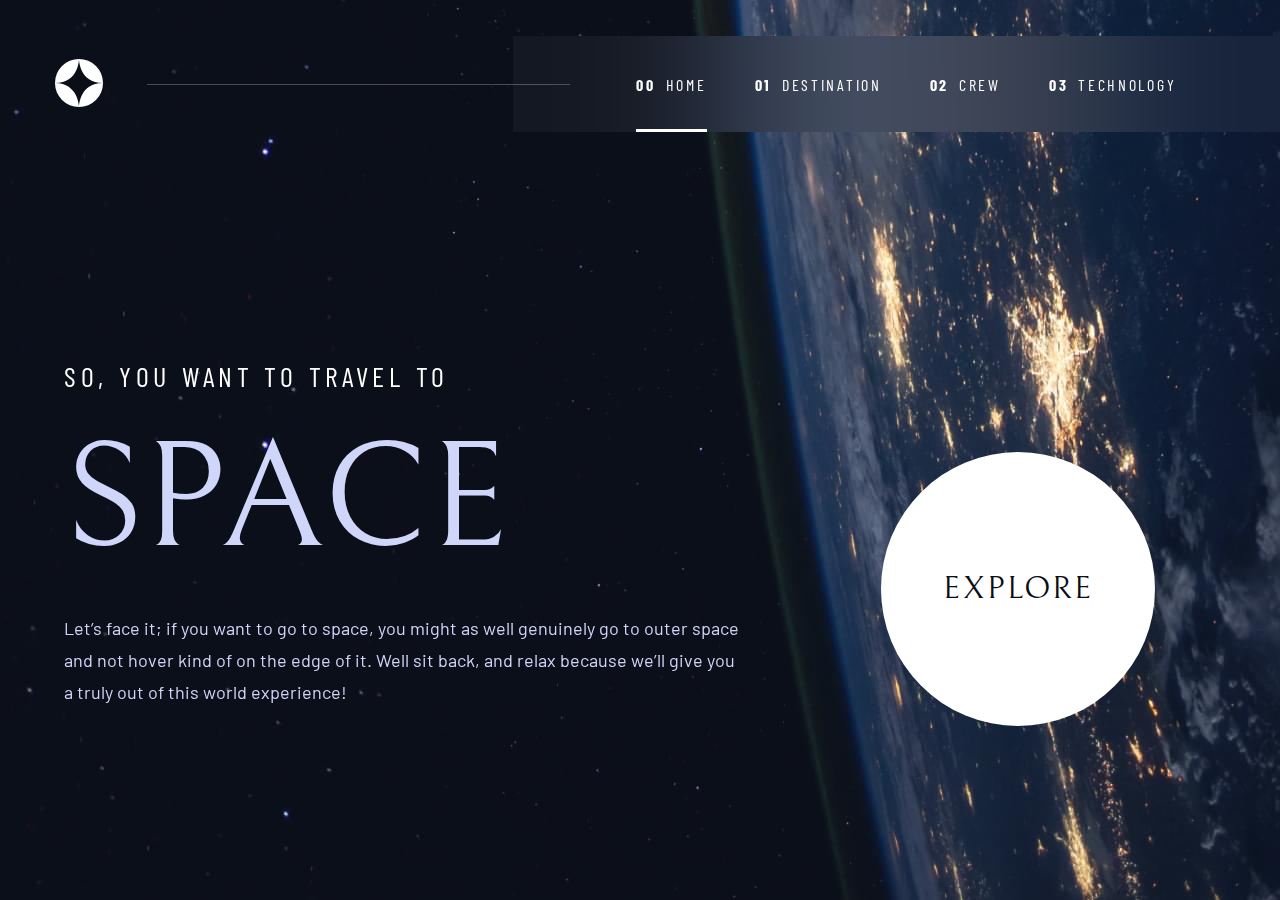
<file: index.html>
<!DOCTYPE html>
<html lang="en">
<head>
	<meta charset="UTF-8">
	<meta http-equiv="X-UA-Compatible" content="IE=edge">
	<meta name="viewport" content="width=device-width, initial-scale=1.0">
	<title>Space tourism website</title>
	<link rel="icon" href="favicon.svg" type="image/svg+xml">
	<link rel="stylesheet" href="css/style.min.css">
</head>
<body>
	<div class="background"></div>
	<header class="header">
		<div class="header__logo">
			<a href="./index.html">
				<img src="icons/logo.svg" width="48" height="48" alt="">
			</a>			
		</div>
		<div class="header__nav-wrap">
			<nav>
				<ul>
					<li class="active"><a href="./index.html"><span>00</span>HOME</a></li>
					<li><a href="./destination.html"><span>01</span>DESTINATION</a></li>
					<li><a href="./crew.html"><span>02</span>CREW</a></li>
					<li><a href="./technology.html"><span>03</span>TECHNOLOGY</a></li>
				</ul>
			</nav>
			<div class="hamburger">
				<span></span>
				<span></span>
				<span></span>
			</div>
		</div>
	</header>
	<main class="main home">	
		<div class="main__left">		
			<h2>SO, YOU WANT TO TRAVEL TO</h2>
			<h1>SPACE</h1>
			<p>Let’s face it; if you want to go to space, you might as well genuinely go to outer space and not hover kind of on the edge of it. Well sit back, and relax because we’ll give you a truly out of this world experience!</p>
		</div>
		<div class="main__right">			
			<a href="./destination.html"><div class="main_btn-explore">EXPLORE</div></a>
		</div>
	</main>
	
	<script src="js/script.js"></script>
	<!-- Let’s face it; if you want to go to space, you might as well genuinely go to outer space and not hover kind of on the edge of it. Well sit back, and relax because we’ll give you a truly out of this world experience! -->
</body>
</html>
</file>
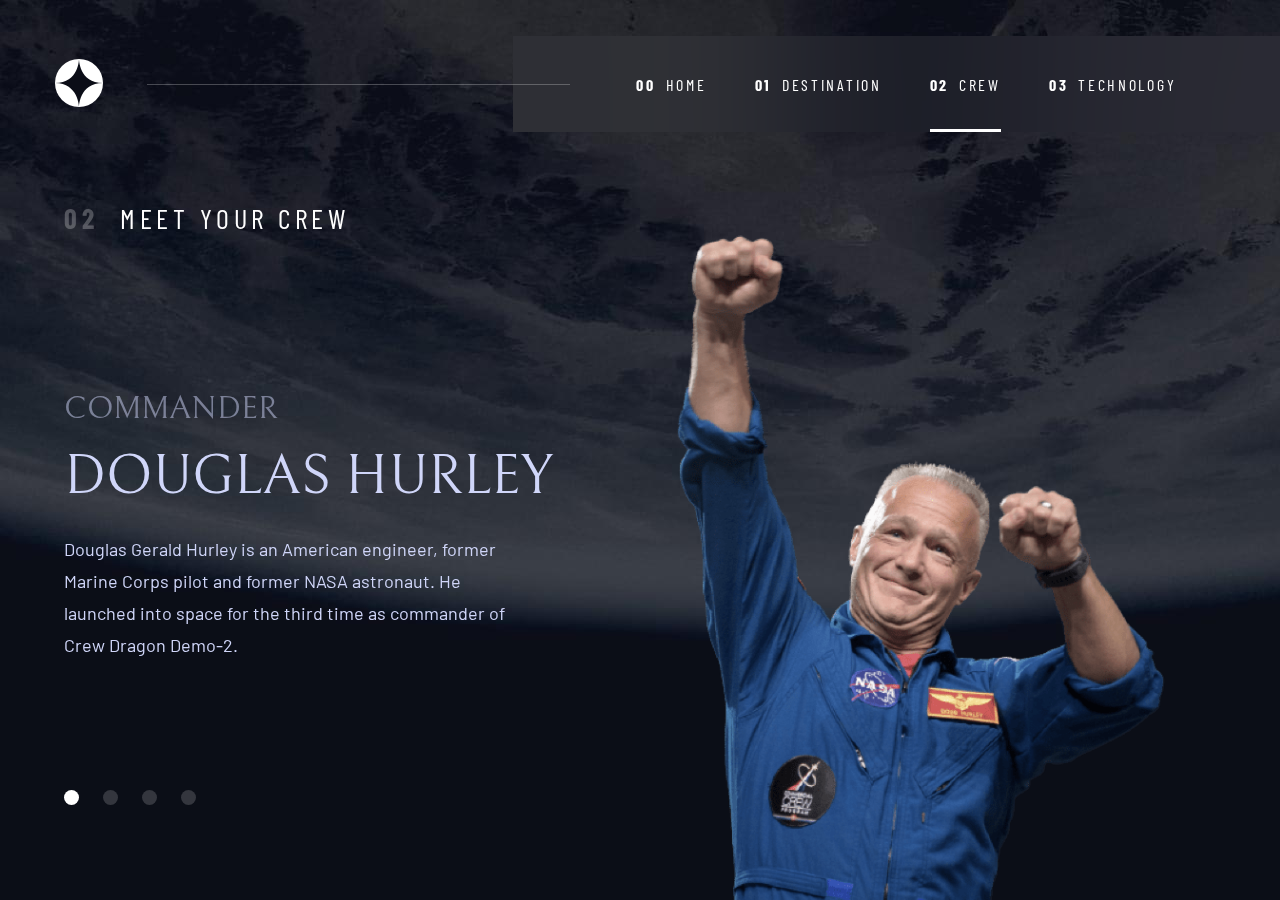
<file: crew.html>
<!DOCTYPE html>
<html lang="en">
<head>
	<meta charset="UTF-8">
	<meta http-equiv="X-UA-Compatible" content="IE=edge">
	<meta name="viewport" content="width=device-width, initial-scale=1.0">
	<title>Space tourism website</title>
	<link rel="icon" href="favicon.svg" type="image/svg+xml">
	<link rel="stylesheet" href="css/style.min.css">
</head>
<body>
	<div class="background crew"></div>
	<header class="header">
		<div class="header__logo">
			<a href="./index.html">
				<img src="icons/logo.svg" width="48" height="48" alt="">
			</a>
		</div>
		<div class="header__nav-wrap">
			<nav>
				<ul>
					<li><a href="./index.html"><span>00</span>HOME</a></li>
					<li><a href="./destination.html"><span>01</span>DESTINATION</a></li>
					<li class="active"><a href="./crew.html"><span>02</span>CREW</a></li>
					<li><a href="./technology.html"><span>03</span>TECHNOLOGY</a></li>
				</ul>
			</nav>
			<div class="hamburger">
				<span></span>
				<span></span>
				<span></span>
			</div>
		</div>
	</header>
	<main class="main crew">	
		<div class="main__left show-mobile">	
			<h2><span>02</span>Meet your crew</h2>
		</div>
		<div class="main__left">	
			<h2 class="hide-mobile"><span>02</span>Meet your crew</h2>
			<div class="tabs-content">
				<div class="tab-content active" data-tab-content="1">				
					<h3>Commander </h3>
					<h1>Douglas Hurley</h1>
					<p>Douglas Gerald Hurley is an American engineer, former Marine Corps&nbsp;pilot and former NASA astronaut. He launched into space for the third time as commander of Crew Dragon Demo-2.</p>
				</div>	
				<div class="tab-content mission-specialist" data-tab-content="2">
					<h3>Mission Specialist</h3>
					<h1>MARK SHUTTLEWORTH</h1>
					<p>Mark Richard Shuttleworth is the founder and CEO of Canonical, the company behind the Linux-based Ubuntu operating system. Shuttleworth became the first South African to travel to space as a space tourist.</p>
				</div>
				<div class="tab-content" data-tab-content="3">
					<h3>PILOT</h3>
					<h1>Victor Glover</h1>
					<p>Pilot on the first operational flight of the SpaceX Crew Dragon to the International Space Station. Glover is a commander in the U.S. Navy where he pilots an F/A-18.He was a crew member of Expedition 64, and served as a station systems flight engineer. </p>
				</div>
				<div class="tab-content" data-tab-content="4">
					<h3>Flight Engineer</h3>
					<h1>Anousheh Ansari</h1>
					<p>Anousheh Ansari is an Iranian American engineer and co-&nbsp;founder of Prodea Systems. Ansari was the fourth self-funded space tourist, the first self-funded woman to fly to the ISS, and the first Iranian in space. </p>
				</div>
			</div>
				

			<div class="main__left-tabs tabs-btns">
				<ul>
					<li class="active" data-tab="1"></li>
					<li data-tab="2"></li>
					<li data-tab="3"></li>
					<li data-tab="4"></li>
				</ul>
			</div>
		</div>
		<div class="main__right tabs-imgs">	
			<div class="tab-img active comander" data-tab-content="1">
				<img src="./img/crew/image-douglas-hurley.png" alt="">
			</div>	
			<div class="tab-img mission-specialist" data-tab-content="2">
				<img src="./img/crew/image-mark-shuttleworth.png" alt="">
			</div>	
			<div class="tab-img pilot" data-tab-content="3">
				<img src="./img/crew/image-victor-glover.png" alt="">
			</div>
			<div class="tab-img flight-engineer" data-tab-content="4">
				<img src="./img/crew/image-anousheh-ansari.png" alt="">
			</div>
		</div>
	</main>
	
	<script src="js/script.js"></script>
	<!-- Let’s face it; if you want to go to space, you might as well genuinely go to outer space and not hover kind of on the edge of it. Well sit back, and relax because we’ll give you a truly out of this world experience! -->
</body>
</html>
</file>
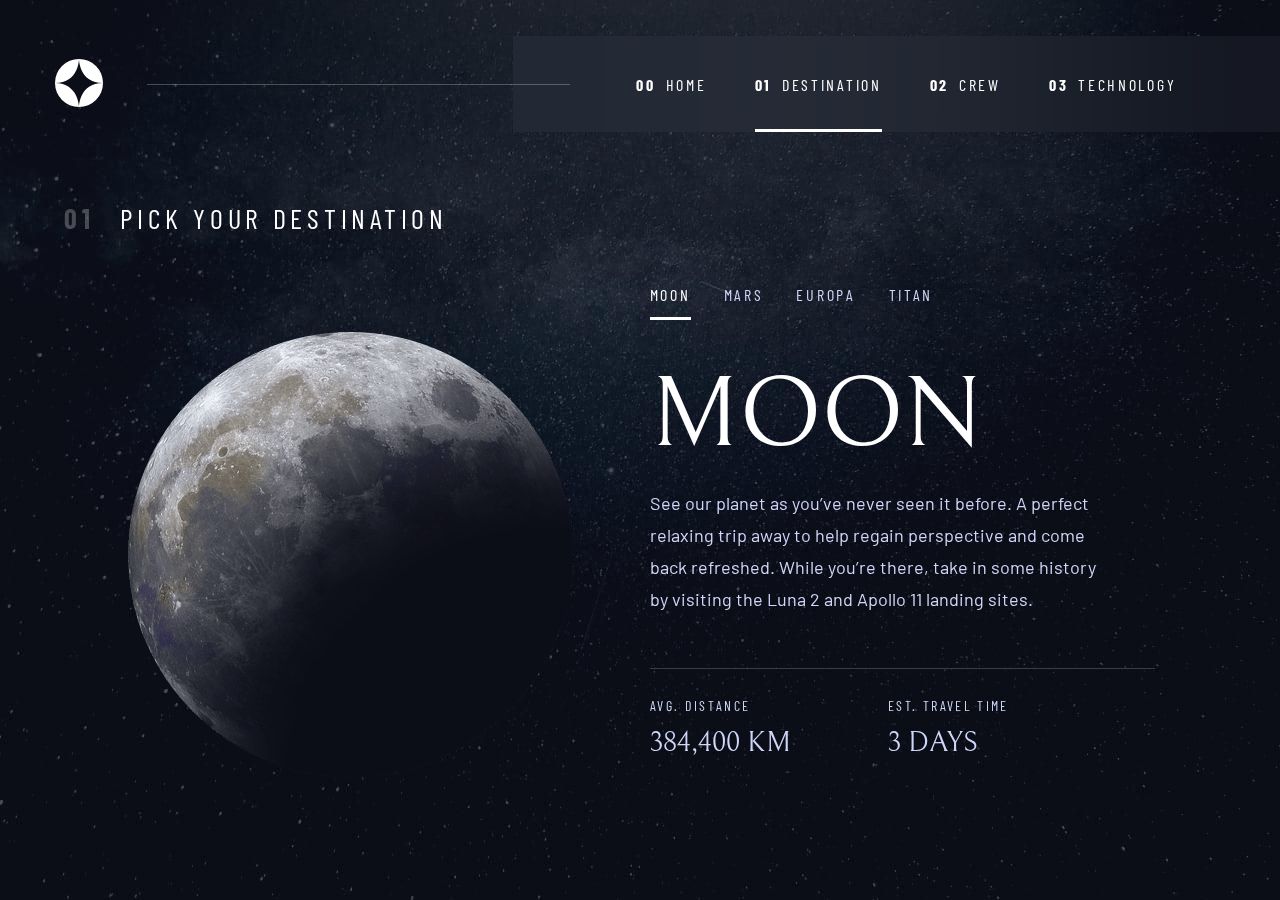
<file: destination.html>
<!DOCTYPE html>
<html lang="en">

<head>
	<meta charset="UTF-8">
	<meta http-equiv="X-UA-Compatible" content="IE=edge">
	<meta name="viewport" content="width=device-width, initial-scale=1.0">
	<title>Space tourism website</title>
	<link rel="icon" href="favicon.svg" type="image/svg+xml">
	<link rel="stylesheet" href="css/style.min.css">
</head>

<body>
	<div class="background destination"></div>
	<header class="header">
		<div class="header__logo">
			<a href="./index.html">
				<img src="icons/logo.svg" width="48" height="48" alt="">
			</a>
		</div>
		<div class="header__nav-wrap">
			<nav>
				<ul>
					<li><a href="./index.html"><span>00</span>HOME</a></li>
					<li class="active"><a href="./destination.html"><span>01</span>DESTINATION</a></li>
					<li><a href="./crew.html"><span>02</span>CREW</a></li>
					<li><a href="./technology.html"><span>03</span>TECHNOLOGY</a></li>
				</ul>
			</nav>
			<div class="hamburger">
				<span></span>
				<span></span>
				<span></span>
			</div>
		</div>
	</header>
	<main class="main">
		<div class="main__left">
			<h2><span>01</span>Pick your destination</h2>
			<div class="tabs-imgs">
				<div class="main__planet tab-img active" data-tab-content="1">
					<img src="img/destination/image-moon.png" width="445" height="445" alt="">
				</div>
				<div class="main__planet tab-img" data-tab-content="2">
					<img src="img/destination/image-mars.png" width="445" height="445" alt="">
				</div>
				<div class="main__planet tab-img" data-tab-content="3">
					<img src="img/destination/image-europa.png" width="445" height="445" alt="">
				</div>
				<div class="main__planet tab-img" data-tab-content="4">
					<img src="img/destination/image-titan.png" width="445" height="445" alt="">
				</div>
			</div>			
		</div>
		<div class="main__right tabs-content">
			<div class="main__planet-tabs tabs-btns">
				<ul>
					<li class="active" data-tab="1">Moon</li>
					<li data-tab="2">Mars</li>
					<li data-tab="3">Europa</li>
					<li data-tab="4">Titan</li>
				</ul>
			</div>
			<div class="main__planet-text tab-content active" data-tab-content="1">
				<h2>Moon</h2>
				<p>See our planet as you’ve never seen it before. A perfect relaxing trip away to help
					regain perspective and come back&nbsp;refreshed. While you’re there, take in some history
					by&nbsp;visiting the Luna 2 and Apollo 11 landing sites.</p>
				<div class="main__planet-footer">
					<div class="main__planet-distance">
						<span>Avg. distance</span>
						384,400 km
					</div>
					<div class="main__planet-time">
						<span>Est. travel time</span>
						3 days
					</div>
				</div>
			</div>
			<div class="main__planet-text tab-content" data-tab-content="2">
				<h2>MARS</h2>
				<p>Don’t forget to pack your hiking boots. You’ll need them to tackle Olympus Mons, the tallest planetary mountain in our solar system. It’s two and a half times the size of Everest!</p>
				<div class="main__planet-footer">
					<div class="main__planet-distance">
						<span>Avg. distance</span>
						225 MIL. km
					</div>
					<div class="main__planet-time">
						<span>Est. travel time</span>
						9 months
					</div>
				</div>
			</div>
			<div class="main__planet-text tab-content" data-tab-content="3">
				<h2>EUROPA</h2>
				<p>The smallest of the four Galilean moons orbiting Jupiter, Europa is a winter lover’s dream. With an icy surface, it’s perfect for a bit of ice skating, curling, hockey, or simple relaxation in your snug wintery cabin.</p>
				<div class="main__planet-footer">
					<div class="main__planet-distance">
						<span>Avg. distance</span>
						628 MIL. km
					</div>
					<div class="main__planet-time">
						<span>Est. travel time</span>
						3 years
					</div>
				</div>
			</div>
			<div class="main__planet-text tab-content" data-tab-content="4">
				<h2>TITAN</h2>
				<p>The only moon known to have a dense atmosphere other than Earth, Titan is a home away from home (just a few hundred degrees colder!). As a bonus, you get striking views of the Rings of Saturn.</p>
				<div class="main__planet-footer">
					<div class="main__planet-distance">
						<span>Avg. distance</span>
						1.6 BIL. km
					</div>
					<div class="main__planet-time">
						<span>Est. travel time</span>
						7 years
					</div>
				</div>
			</div>
	</main>


	<script src="js/script.js"></script>
</body>

</html>
</file>
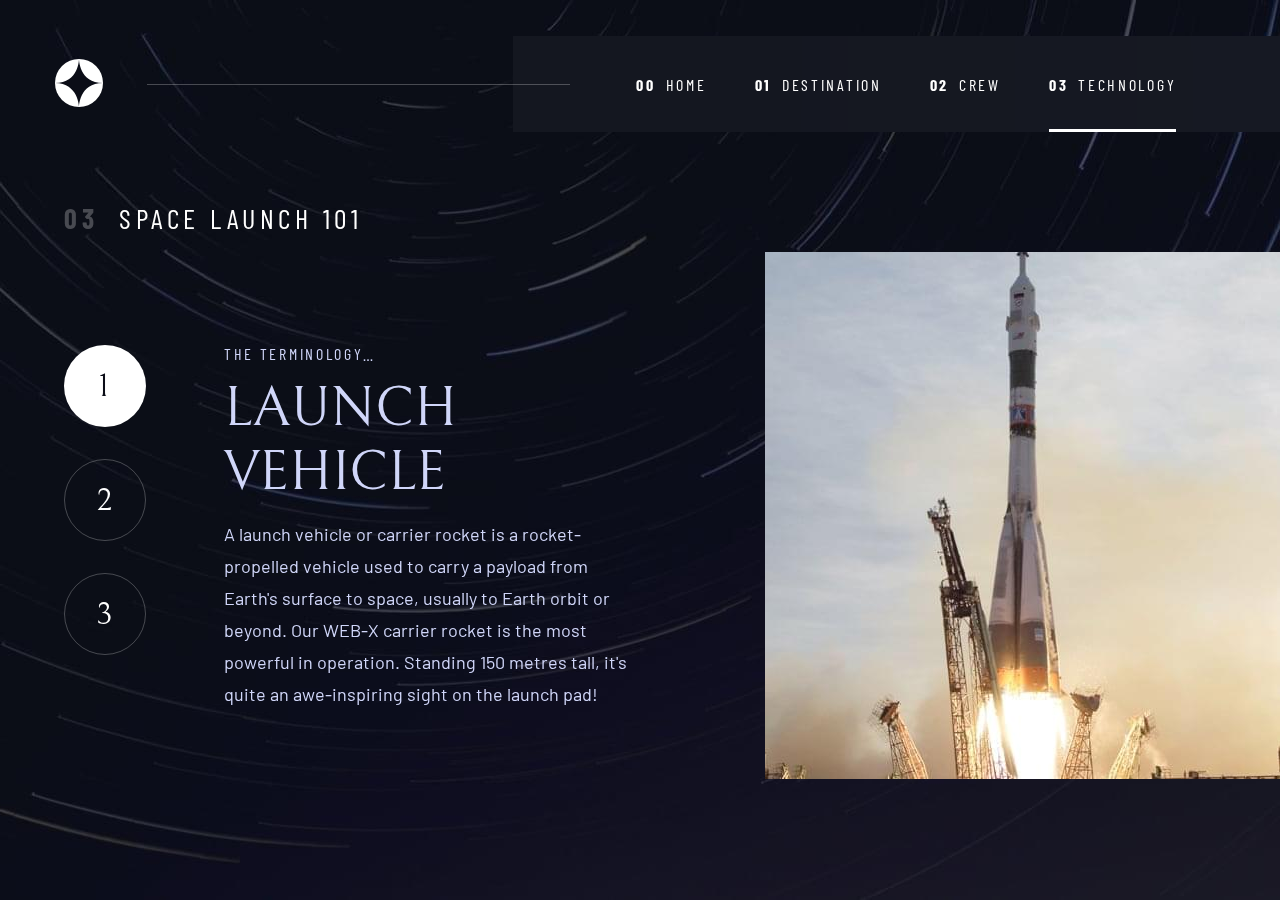
<file: technology.html>
<!DOCTYPE html>
<html lang="en">

<head>
	<meta charset="UTF-8">
	<meta http-equiv="X-UA-Compatible" content="IE=edge">
	<meta name="viewport" content="width=device-width, initial-scale=1.0">
	<title>Space tourism website</title>
	<link rel="icon" href="favicon.svg" type="image/svg+xml">
	<link rel="stylesheet" href="css/style.min.css">
</head>

<body>
	<div class="background technology"></div>
	<header class="header">
		<div class="header__logo">
			<a href="./index.html">
				<img src="icons/logo.svg" width="48" height="48" alt="">
			</a>
		</div>
		<div class="header__nav-wrap">
			<nav>
				<ul>
					<li><a href="./index.html"><span>00</span>HOME</a></li>
					<li><a href="./destination.html"><span>01</span>DESTINATION</a></li>
					<li><a href="./crew.html"><span>02</span>CREW</a></li>
					<li class="active"><a href="./technology.html"><span>03</span>TECHNOLOGY</a></li>
				</ul>
			</nav>
			<div class="hamburger">
				<span></span>
				<span></span>
				<span></span>
			</div>
		</div>
	</header>
	<main class="main technology">
		<div class="main__left show-small">
			<h2><span>03</span>SPACE LAUNCH 101</h2>
		</div>
		<div class="main__left tabs-content">
			<h2 class="hide-small"><span>03</span>SPACE LAUNCH 101</h2>
			<div class="main__left-tabs tabs-btns">
				<ul>
					<li class="active" data-tab="1">1</li>
					<li data-tab="2">2</li>
					<li data-tab="3">3</li>
				</ul>
			</div>
			<div class="tab-content active" data-tab-content="1">
				<h3>THE TERMINOLOGY… </h3>
				<h1>LAUNCH VEHICLE</h1>
				<p>A launch vehicle or carrier rocket is a <span>rocket-propelled</span> vehicle used to carry a payload from
					Earth's surface to space, usually to Earth orbit or beyond. Our WEB-X carrier&nbsp;rocket is the most powerful
					in operation. Standing 150 metres tall, it's quite an awe-inspiring sight on the launch pad!</p>
			</div>
			<div class="tab-content" data-tab-content="2">
				<h3>THE TERMINOLOGY… </h3>
				<h1>SPACEPORT</h1>
				<p>A spaceport or cosmodrome is a site for launching (or receiving) spacecraft, by analogy to the seaport for
					ships or airport for aircraft. Based in the famous Cape Canaveral, our spaceport is ideally situated to take
					advantage of the Earth’s rotation for launch.</p>
			</div>
			<div class="tab-content" data-tab-content="3">
				<h3>THE TERMINOLOGY… </h3>
				<h1>SPACE CAPSULE</h1>
				<p>A space capsule is an often-crewed spacecraft that uses a&nbsp;blunt-body reentry capsule to reenter the
					Earth's atmosphere without wings. Our capsule is where you'll spend your time during the flight. It includes a
					space gym,&nbsp;cinema, and plenty of other activities to keep you entertained.</p>
			</div>
		</div>
		<div class="main__right tabs-imgs">
			<div class="tab-img active" data-tab-content="1">
				<img class="hide-small" src="./img/technology/image-launch-vehicle-portrait.jpg" alt="">
				<img class="show-small" src="./img/technology/image-launch-vehicle-landscape.jpg" alt="">
			</div>
			<div class="tab-img" data-tab-content="2">
				<img class="hide-small" src="./img/technology/image-spaceport-portrait.jpg" alt="">
				<img class="show-small" src="./img/technology/image-spaceport-landscape.jpg" alt="">
			</div>
			<div class="tab-img" data-tab-content="3">
				<img class="hide-small" src="./img/technology/image-space-capsule-portrait.jpg" alt="">
				<img class="show-small" src="./img/technology/image-space-capsule-landscape.jpg" alt="">
			</div>
		</div>
	</main>

	<script src="js/script.js"></script>
	<!-- Let’s face it; if you want to go to space, you might as well genuinely go to outer space and not hover kind of on the edge of it. Well sit back, and relax because we’ll give you a truly out of this world experience! -->
</body>

</html>
</file>
<file: css/style.min.css>
@import url(https://fonts.googleapis.com/css2?family=Barlow&family=Barlow+Condensed:wght@400;700&family=Bellefair&display=swap);/*! normalize.css v8.0.1 | MIT License | github.com/necolas/normalize.css */html{line-height:1.15;-webkit-text-size-adjust:100%}body{margin:0}main{display:block}h1{font-size:2em;margin:.67em 0}hr{box-sizing:content-box;height:0;overflow:visible}pre{font-family:monospace,monospace;font-size:1em}a{background-color:transparent}abbr[title]{border-bottom:none;text-decoration:underline;-webkit-text-decoration:underline dotted;text-decoration:underline dotted}b,strong{font-weight:bolder}code,kbd,samp{font-family:monospace,monospace;font-size:1em}small{font-size:80%}sub,sup{font-size:75%;line-height:0;position:relative;vertical-align:baseline}sub{bottom:-.25em}sup{top:-.5em}img{border-style:none}button,input,optgroup,select,textarea{font-family:inherit;font-size:100%;line-height:1.15;margin:0}button,input{overflow:visible}button,select{text-transform:none}[type=button],[type=reset],[type=submit],button{-webkit-appearance:button}[type=button]::-moz-focus-inner,[type=reset]::-moz-focus-inner,[type=submit]::-moz-focus-inner,button::-moz-focus-inner{border-style:none;padding:0}[type=button]:-moz-focusring,[type=reset]:-moz-focusring,[type=submit]:-moz-focusring,button:-moz-focusring{outline:1px dotted ButtonText}fieldset{padding:.35em .75em .625em}legend{box-sizing:border-box;color:inherit;display:table;max-width:100%;padding:0;white-space:normal}progress{vertical-align:baseline}textarea{overflow:auto}[type=checkbox],[type=radio]{box-sizing:border-box;padding:0}[type=number]::-webkit-inner-spin-button,[type=number]::-webkit-outer-spin-button{height:auto}[type=search]{-webkit-appearance:textfield;outline-offset:-2px}[type=search]::-webkit-search-decoration{-webkit-appearance:none}::-webkit-file-upload-button{-webkit-appearance:button;font:inherit}details{display:block}summary{display:list-item}template{display:none}[hidden]{display:none}@-webkit-keyframes heartbeat{from{transform:scale(1)}50%{transform:scale(1.4)}to{transform:scale(1)}}@keyframes heartbeat{from{transform:scale(1)}50%{transform:scale(1.4)}to{transform:scale(1)}}html{height:100%}body{position:relative;margin:0;padding:0;min-width:320px;min-height:750px;background-color:#000;height:100vh;font-family:Barlow,sans-serif;color:#d0d6f9;display:flex;flex-direction:column}ul{list-style:none;padding:0;margin:0}a,a:active,a:link,a:visited{text-decoration:none}.background{background:url(../img/background-main.jpg) center center/cover no-repeat;width:100%;height:100%;position:fixed;left:0;top:0;z-index:-1;overflow:hidden}.background.destination{background:url(../img/destination/background-destination-desktop.jpg) center center/cover no-repeat}.background.crew{background:url(../img/crew/background-crew-desktop.jpg) center center/cover no-repeat}.background.technology{background:url(../img/technology/background-technology-desktop.jpg) center center/cover no-repeat}.header{min-height:96px;margin-top:2.8%;display:flex}.header__logo{margin-top:23px;width:11.5%}.header__logo img{padding-left:55px}.header__nav-wrap{display:flex;justify-content:right;flex-grow:1;position:relative}.header__nav-wrap::after{content:"";position:absolute;width:37.3%;height:1px;background-color:#fff;opacity:.25;left:0;top:50%}.header__nav-wrap nav{width:55.5%;background:rgba(255,255,255,.04);-webkit-backdrop-filter:blur(81.5485px);backdrop-filter:blur(81.5485px);padding-left:123px}.header__nav-wrap nav ul{margin:0;padding:0;list-style:none;display:flex;height:100%}.header__nav-wrap nav ul li{margin-right:48px;margin-top:39px;position:relative}.header__nav-wrap nav ul li::after{position:absolute;content:"";width:100%;height:3px;background:#fff;bottom:0;left:0;opacity:0;transition:opacity .3s ease-in}.header__nav-wrap nav ul li.active::after{opacity:1}.header__nav-wrap nav ul li:hover::after{opacity:.5}.header__nav-wrap nav ul li a{font-family:"Barlow Condensed",sans-serif;font-weight:400;font-size:16px;line-height:19px;letter-spacing:2.7px;text-transform:uppercase;color:#fff;text-decoration:none}.header__nav-wrap nav ul li a span{padding-right:10px;font-weight:700}.main{display:flex;padding:3.7% 0}.main__left{padding-left:11.55%}.main__left h2{font-family:"Barlow Condensed",sans-serif;font-size:28px;font-weight:400;color:#fff;letter-spacing:4.725px;text-transform:uppercase}.main__left h2 span{font-family:"Barlow Condensed",sans-serif;font-weight:700;opacity:.25;padding-right:26px}.main__left.show-mobile{display:none!important}.main__right{padding-top:8.35%;padding-left:11%;padding-right:9.8%}.main__right h2{font-family:Bellefair,serif;font-weight:400;font-size:100px;color:#fff;text-transform:uppercase;margin-top:38px;margin-bottom:0}.main__right p{font-weight:400;font-size:18px;line-height:32px;margin-top:14px}.main__planet.active{padding-top:14.5%;padding-left:64px}.main__planet-tabs ul{display:flex}.main__planet-tabs ul li{font-family:"Barlow Condensed",sans-serif;font-weight:400;font-size:16px;letter-spacing:2.7px;color:#d0d6f9;margin-right:33px;text-transform:uppercase;transition:all .3s ease-in;cursor:pointer}.main__planet-tabs ul li::after{content:"";width:100%;height:3px;display:block;background-color:#fff;margin-top:13px;opacity:0;transition:opacity .3s ease-in}.main__planet-tabs ul li.active{color:#fff}.main__planet-tabs ul li.active::after{opacity:1}.main__planet-tabs ul li:hover{color:#fff}.main__planet-tabs ul li:hover::after{opacity:.5}.main__planet-footer{display:flex;margin-top:53px;border-top:1px solid #383b4b;padding-top:28px;font-family:Bellefair,serif!important;text-transform:uppercase;font-weight:400;font-size:28px}.main__planet-footer div{width:47.2%}.main__planet-footer span{display:block;font-family:"Barlow Condensed",sans-serif;font-weight:400;font-size:14px;line-height:17px;letter-spacing:2.3625px;margin-bottom:13px}.main.home{padding-top:16%}.main.home .main__right{padding-top:9%;padding-left:26%;padding-right:11.4%}.main.home h1{font-family:Bellefair,serif;font-weight:400;font-size:150px;line-height:172px;margin:.1em 0}.main.home p{font-weight:400;font-size:18px;line-height:32px;margin-top:25px}.main.home .main_btn-explore{position:relative;display:flex;justify-content:center;align-items:center;width:274px;height:274px;border-radius:50%;background-color:#fff;font-family:Bellefair,serif;font-weight:400;font-size:32px;line-height:37px;letter-spacing:2px;color:#0b0d17;cursor:pointer}.main.home .main_btn-explore::before{content:" ";position:absolute;width:0;height:0;background:#fff;mix-blend-mode:normal;opacity:.1;border-radius:50%;transition:all .5s ease-in}.main.home .main_btn-explore:hover::before{width:450px;height:450px}.main.crew{padding-bottom:0;flex-grow:1}.main.crew .main__left{display:flex;flex-direction:column}.main.crew .main__left h1{font-family:Bellefair,serif;font-weight:400;font-size:56px;line-height:64px;text-transform:uppercase;margin-top:18px;margin-bottom:0}.main.crew .main__left h2{letter-spacing:4.5px}.main.crew .main__left h2 span{padding-right:22px}.main.crew .main__left h3{font-family:Bellefair,serif;font-weight:400;font-size:32px;line-height:37px;text-transform:uppercase;margin-top:132px;margin-bottom:0;opacity:.5}.main.crew .main__left p{margin-top:5%;font-weight:400;font-size:18px;line-height:32px;width:444px}.main.crew .main__left-tabs{margin-bottom:95px;flex-grow:1;height:15px;display:flex;align-items:end}.main.crew .main__left-tabs ul{display:flex}.main.crew .main__left-tabs ul li{width:15px;height:15px;background:#fff;opacity:.17;border-radius:50%;margin-right:24px;transition:opacity .5s ease-in;cursor:pointer}.main.crew .main__left-tabs ul li.active{opacity:1}.main.crew .main__left-tabs ul li:hover{opacity:.5}.main.crew .main__right{padding-left:3%;padding-top:.7%;padding-right:0;display:flex;align-items:end}.main.crew .main__right .tab-img:nth-child(1){padding-left:86px}.main.crew .main__right .tab-img:nth-child(2){margin-left:-94px}.main.crew .main__right .tab-img:nth-child(3){padding-left:103px}.main.crew .main__right .tab-img:nth-child(4){margin-left:-90px}.main.technology .main__left{display:flex;flex-wrap:wrap}.main.technology .main__left h1{font-family:Bellefair,serif;font-weight:400;font-size:56px;line-height:64px;text-transform:uppercase;margin-top:3%;margin-bottom:0}.main.technology .main__left h2{letter-spacing:4.5px;width:100%}.main.technology .main__left h2 span{padding-right:21px}.main.technology .main__left h3{font-family:"Barlow Condensed",sans-serif;font-weight:400;font-size:16px;line-height:19px;letter-spacing:2.7px;text-transform:uppercase;margin-top:8%;margin-bottom:0}.main.technology .main__left p{margin-top:3%;padding-right:30px;font-weight:400;font-size:18px;line-height:32px}.main.technology .main__left .main__left-tabs{width:160px;margin-top:6%}.main.technology .main__left .main__left-tabs ul li{display:flex;justify-content:center;align-items:center;width:80px;height:80px;border:1px solid rgba(255,255,255,.25);border-radius:50%;font-family:Bellefair,serif;font-weight:400;font-size:32px;line-height:37px;letter-spacing:2px;color:#fff;margin-bottom:32px;background-color:transparent;transition:all .5s ease-in;cursor:pointer}.main.technology .main__left .main__left-tabs ul li.active{background-color:#fff;color:#0b0d17}.main.technology .main__left .main__left-tabs ul li:hover{border:1px solid #fff}.main.technology .main__left .tab-content{width:calc(100% - 160px)}.main.technology .main__right{padding-left:8%;padding-top:5.7%;padding-right:0}.main.technology .show-small{display:none}.main.technology .hamburger{display:none}.tab-img{opacity:0;overflow:hidden;transition:opacity .5s ease-in}.tab-img img{display:none}.tab-img.active{opacity:1}.tab-img.active img{display:block}.tab-content{display:none}.tab-content.active{display:block}@media(min-width:1441px){.header__nav-wrap nav ul li a{font-size:20px}.main.technology .main__left p{font-size:20px}.main.technology .main__left h3{font-size:18px}.main.home p{font-size:20px}.main__planet-tabs ul li{font-size:20px}.main__right p{font-size:20px}.main__planet-footer span{font-size:18px}.main.crew .main__left p{font-size:20px}}@media(max-width:1440px)and (min-width:1440px){main.main .main__planet-text[data-tab-content="2"] p{padding-right:20px}main.main .main__planet-text[data-tab-content="4"] p{padding-right:20px}.main.crew .main__left .mission-specialist p{margin-top:4%}}@media(max-width:1439px)and (min-width:1100px){.header__nav-wrap nav{padding-right:15px}.main__left{padding-left:5%}.main__right{padding-left:6%}.main.home .main__right{padding-left:11%;padding-right:9.8%}.main.crew .main__right{padding-right:9.8%}.main.crew .main__right .tab-img img{width:95%}}@media(max-width:1099px)and (min-width:769px){.header__logo{width:auto;padding-right:10px}.header__nav-wrap nav{padding-left:50px;width:auto}.header__nav-wrap nav ul li{margin-right:35px}.header__nav-wrap::after{display:none}.main .main__left{padding-left:55px}.main .main__left h2{font-size:18px}.main .main__right{padding-left:20px;padding-right:20px;padding-top:50px}.main .main__right h2{font-size:80px}.main__planet.active{padding-left:0}.tab-img img{width:300px;height:auto}.main.home .main__right{padding-left:20px;padding-right:20px}.main.home h1{font-size:130px}.main.crew .main__left h1{font-size:36px}.main.crew .main__right{padding-left:0}.main.crew .main__right .tab-img:nth-child(1){padding-left:0}.main.crew .main__right .tab-img img{width:250px!important}.main.technology .main__left .main__left-tabs{width:100px}.main.technology .main__left .main__left-tabs ul li{width:50px;height:50px;font-size:18px}.main.technology .main__left .tab-content{width:calc(100% - 100px)}.main.technology .main__left h1{font-size:22px}.main.technology .main__right{padding-right:0}}@media(max-width:1440px)and (min-width:768px)and (max-height:870px){.main{padding:1% 0}.main.home{padding-top:7%}.main__planet.active{padding-top:2.5%}.main__right{padding-top:4.35%}.main.crew .main__left h3{margin-top:80px}.main.crew .main__left-tabs{align-items:flex-start}.main.crew .main__right .tab-img img{width:80%}.main.technology .main__right{padding-top:1%}}@media(max-width:768px){.background{background:url(../img/background-home-tablet.jpg) center center/cover no-repeat}.background.destination{background:url(../img/destination/background-destination-tablet.jpg) center center/cover no-repeat}.header{margin-top:0}.header__logo{margin-top:23px}.header__logo img{padding-left:39px}.header__nav-wrap nav{width:auto;padding-left:48px}.header__nav-wrap nav ul li{margin-right:40px}.header__nav-wrap nav ul li a{font-size:14px;line-height:17px;letter-spacing:2.36px}.header__nav-wrap nav ul li a span{display:none}.header__nav-wrap::after{display:none}main.main{flex-direction:column;padding-top:3%}main.main .main__left{padding:0 30px}main.main .main__left h2{font-size:20px;line-height:24px;letter-spacing:3.375px}main.main .main__left h2 span{padding-left:9px;padding-right:16px}main.main .tab-img img{width:300px;height:300px}main.main .main__planet.active{padding-top:6%;padding-left:0;display:flex;justify-content:center}main.main .main__right{padding:54px 30px}main.main .main__right h2{font-size:80px;line-height:92px;text-align:center;margin-top:30px}main.main .main__right p{font-size:16px;line-height:28px;text-align:center;padding:0 10%;margin-top:9px}main.main .main__planet-footer{margin-left:8%;margin-right:8%;margin-top:49px}main.main .main__planet-distance{width:55%;text-align:center;padding-left:7%;box-sizing:border-box}main.main .main__planet-time{width:29%;text-align:center}main.main .main__planet-tabs ul{display:flex;justify-content:center;padding-left:30px}main.main.home{padding-top:89px}main.main.home .main__left{padding:0 30px}main.main.home .main__left h2{text-align:center}main.main.home .main__left h1{font-size:150px;line-height:150px;text-align:center;padding-top:10px}main.main.home .main__left p{font-size:16px;line-height:28px;text-align:center;padding:0 19%;margin-top:22px}main.main.home .main__right{padding-top:18%;padding-left:0;padding-right:0;text-align:center;display:flex;justify-content:center}main.main.home .main_btn-explore{width:242px;height:242px}main.main.crew .main__left h2{letter-spacing:3.375px}main.main.crew .main__left h2 span{padding-right:12px}main.main.crew .main__left h3{font-size:24px;line-height:28px;text-align:center;margin-top:44px}main.main.crew .main__left h1{font-size:40px;line-height:46px;text-align:center;margin-top:7px}main.main.crew .main__left p{font-size:16px;line-height:28px;text-align:center;width:auto;padding:0 17%;margin-top:2.3%}main.main.crew .main__left .main__left-tabs{justify-content:center;margin-top:20px;margin-bottom:37px}main.main.crew .main__left .main__left-tabs ul li{width:10px;height:10px;margin-right:6px;margin-left:10px}main.main.crew .main__left .mission-specialist p{padding:0 14%}main.main.crew .main__left .tab-content[data-tab-content="4"] p{padding:0 13%}main.main.crew .main__left .tab-content[data-tab-content="3"] p{padding:0 8%}main.main.crew .main__right{display:block;padding-left:0;padding-bottom:0;flex-grow:1}main.main.crew .main__right .tab-img{width:100%;padding:0!important;text-align:center;display:flex;justify-content:center;align-items:end}main.main.crew .main__right .tab-img.comander img{width:414.37px;height:564px;padding-left:5%}main.main.crew .main__right .tab-img.mission-specialist{margin-left:0}main.main.crew .main__right .tab-img.mission-specialist img{width:368.85px;height:532px;padding-left:0}main.main.crew .main__right .tab-img.pilot img{width:433.09px;height:532px;padding-left:0}main.main.crew .main__right .tab-img.flight-engineer{margin-left:0}main.main.crew .main__right .tab-img.flight-engineer img{width:539.51px;height:532px;padding-left:5%}main.main.technology{flex-direction:column-reverse}main.main.technology .hide-small{display:none}main.main.technology .show-small{display:flex}main.main.technology .main__left{flex-direction:column}main.main.technology .main__left .main__left-tabs{width:100%;margin-top:0}main.main.technology .main__left .main__left-tabs ul{display:flex;justify-content:center}main.main.technology .main__left .main__left-tabs ul li{width:60px;height:60px;margin-right:16px;font-size:24px;line-height:28px}main.main.technology .main__left .main__left-tabs ul li:last-child{margin-right:0}main.main.technology .main__left .tab-content{width:100%}main.main.technology .main__left h1{font-size:40px;line-height:46px;text-align:center;margin-top:18px}main.main.technology .main__left h2{letter-spacing:3.375px}main.main.technology .main__left h2 span{padding-right:13px}main.main.technology .main__left h3{font-size:16px;line-height:19px;letter-spacing:2.7px;text-align:center;margin-top:11px}main.main.technology .main__left p{font-size:16px;line-height:28px;text-align:center;padding:0 19%;margin-top:14px}main.main.technology .main__left.show-small{order:1}main.main.technology .main__right{padding-left:0;position:relative;height:310px}main.main.technology .main__right .tab-img{position:absolute;left:0;width:100%;max-height:310px}main.main.technology img.show-small{width:100%;height:auto}}@media(max-width:768px)and (min-width:577px)and (min-height:1027px){main.main.crew .main__right{display:flex;flex-direction:column}main.main.crew .main__right .tab-img.active{flex-grow:1}}@media(max-width:576px){body{min-height:auto}.header{min-height:63px}.header__logo{min-width:100px}.hamburger{display:block;position:absolute;right:23px;top:44px;transform:translateY(-50%);width:24px;height:21px;z-index:10}.hamburger span{display:block;height:3px;width:100%;background-color:#fff;margin-bottom:6px;transition:.5s all}.hamburger.hamburger_active{top:49px}.hamburger.hamburger_active span{margin-bottom:-3px}.hamburger.hamburger_active span:nth-child(1){transform:translateY(3px) rotate(-45deg)}.hamburger.hamburger_active span:nth-child(2){display:none}.hamburger.hamburger_active span:nth-child(3){transform:translateY(3px) rotate(45deg)}.header__logo img{width:40px;height:40px;padding-left:24px}.header__nav-wrap nav{position:fixed;top:0;right:-100%;width:60%;height:100%;padding:20px 15px;z-index:9;transition:.6s all}.header__nav-wrap nav ul{flex-direction:column;padding-top:82px;padding-left:19px}.header__nav-wrap nav ul li{margin-top:0;margin-bottom:0;height:51px}.header__nav-wrap nav ul li a{font-size:16px;line-height:51px;letter-spacing:2.7px;display:block;height:100%}.header__nav-wrap nav ul li a span{display:inline;padding-right:9px}.header__nav-wrap nav ul li::after{width:4px;height:31px;bottom:9px;left:auto;right:-55px}.header__nav-wrap nav.active{right:0}main.main{padding-top:2%}main.main .main__left{padding:0 25px}main.main .main__left h2{font-size:16px;line-height:19px;text-align:center;letter-spacing:2.7px;padding-right:9px}main.main .main__left h1{font-size:80px;line-height:100px}main.main .main__left p{font-size:15px;line-height:25px}main.main .main__left.show-mobile{display:flex!important}main.main .tab-img img{width:170px;height:170px}main.main .main__right{padding:26px 25px}main.main .main__right h2{font-size:56px;line-height:64px;margin-top:16px}main.main .main__right p{font-size:15px;line-height:25px;padding:0;margin-top:0}main.main .main__planet-tabs ul{justify-content:space-around;padding:0 10%}main.main .main__planet-tabs ul li{font-size:14px;line-height:17px;letter-spacing:2.3625px;margin-right:0}main.main .main__planet-tabs ul li.active::after{margin-top:8px}main.main .main__planet-footer{margin-left:0;margin-right:0;margin-top:32px;padding-top:32px;flex-direction:column}main.main .main__planet-distance{width:100%;padding-left:0}main.main .main__planet-time{width:100%;margin-top:31px}main.main.home{padding-top:32px}main.main.home .main__left{padding:0 25px}main.main.home .main__left h1{font-size:80px;line-height:100px;padding-top:2px}main.main.home .main__left h2{padding-right:0}main.main.home .main__left p{font-size:15px;line-height:25px;padding:0;margin-top:18px}main.main.home .main__right a{text-decoration:none}main.main.home .main_btn-explore{width:150px;height:150px;font-size:20px;line-height:23px;letter-spacing:1.25px}main.main.crew .main__left{padding:0 24px;order:2}main.main.crew .main__left .tabs-content{order:2}main.main.crew .main__left.show-mobile{order:0;padding-top:3px}main.main.crew .main__left h1{font-size:24px;line-height:28px}main.main.crew .main__left h2{letter-spacing:2.7px}main.main.crew .main__left h3{font-size:16px;line-height:18px;margin-top:0}main.main.crew .main__left p{font-size:15px;line-height:25px;padding:0;margin-top:18px}main.main.crew .main__left .main__left-tabs{order:0;margin-top:29px;margin-bottom:31px}main.main.crew .main__left .tab-content{order:1}main.main.crew .main__left .tab-content[data-tab-content="4"] p{padding:0}main.main.crew .main__left .mission-specialist p{padding:0}main.main.crew .main__right{order:1;margin:0 6%;max-height:223px;margin-top:14px;position:relative}main.main.crew .main__right .tab-img{position:absolute;border-bottom:1px solid #383b4b;transition:border .5s ease-in}main.main.crew .main__right .tab-img img{height:auto!important}main.main.crew .main__right .tab-img.comander img{width:161.12px;padding-left:4%}main.main.crew .main__right .tab-img.mission-specialist{margin-left:-5px;margin-top:5px}main.main.crew .main__right .tab-img.mission-specialist img{width:146.92px}main.main.crew .main__right .tab-img.pilot img{width:187.12px;padding-left:1%}main.main.crew .main__right .tab-img.flight-engineer{margin-left:0}main.main.crew .main__right .tab-img.flight-engineer img{width:210.12px;padding-left:0}main.main.technology .main__left h1{font-size:24px;line-height:28px;margin-top:8px}main.main.technology .main__left h2{letter-spacing:2.7px;padding:0}main.main.technology .main__left h2 span{padding-left:0}main.main.technology .main__left h3{font-size:16px;line-height:18px;letter-spacing:1.5px}main.main.technology .main__left p{font-size:15px;line-height:25px;margin-top:17px;padding:0}main.main.technology .main__left p span{white-space:nowrap}main.main.technology .main__left .main__left-tabs{margin-top:7px;height:56px}main.main.technology .main__left .main__left-tabs ul li{width:40px;height:40px;font-size:16px;line-height:18px;letter-spacing:1px;margin-right:14px}main.main.technology .main__right{padding-top:19px;height:170px}.hide-mobile{display:none}}@media(max-width:576px)and (min-width:376px){main.main.technology .main__right .tab-img{max-height:170px}}
</file>
